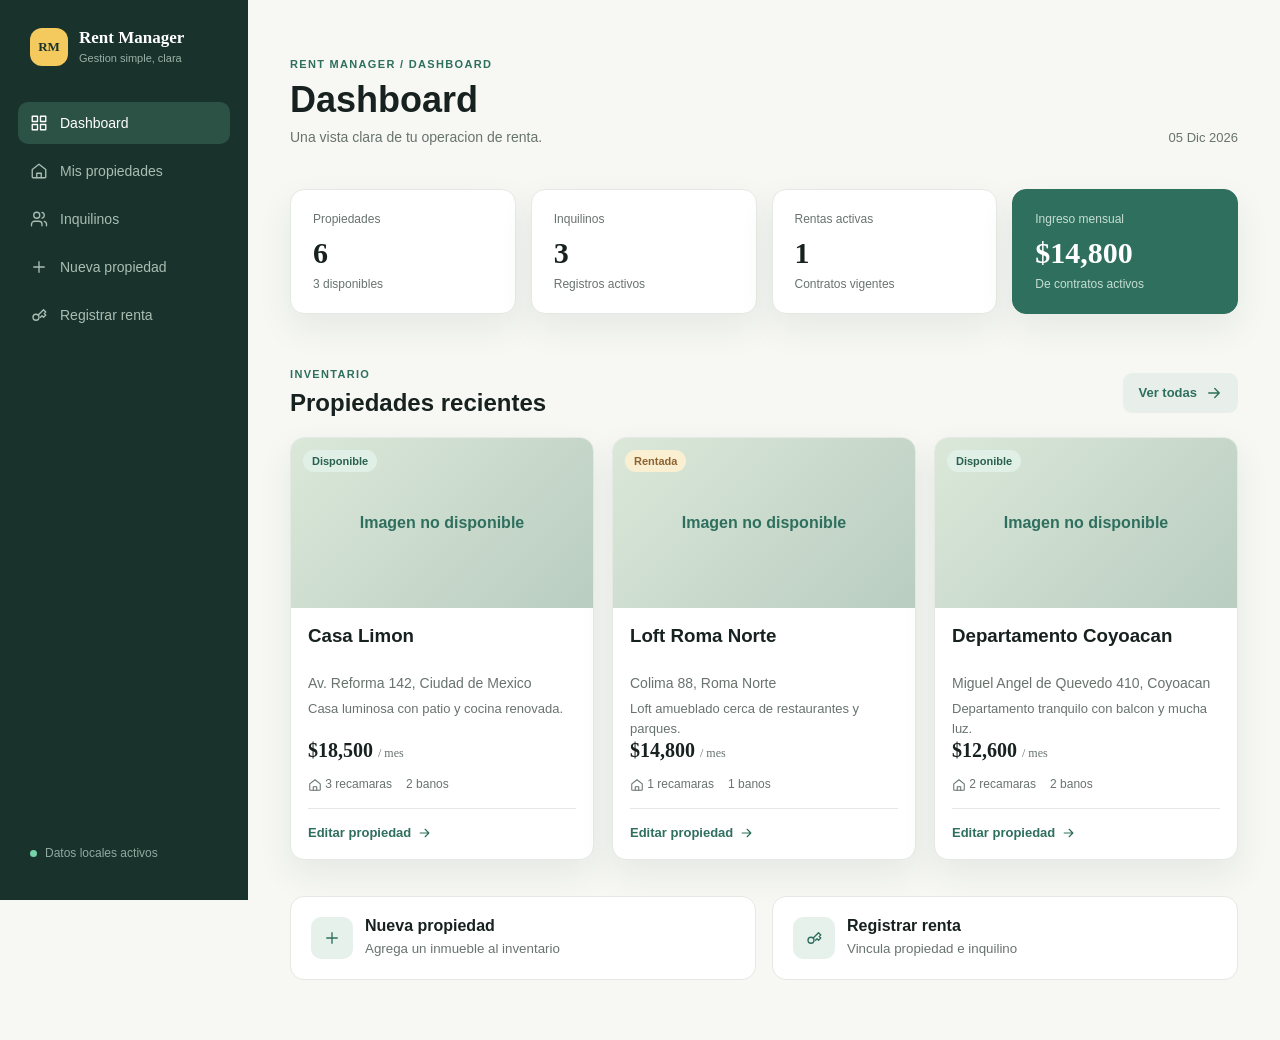
<file: app/index.html>
<!doctype html><html lang="es"><head><meta charset="utf-8"><meta name="viewport" content="width=device-width, initial-scale=1"><title>Rent Manager | Dashboard</title><link rel="stylesheet" href="css/styles.css"></head><body data-shell data-page="dashboard"><script src="js/storage.js"></script><script src="js/ui.js"></script><script src="js/properties.js"></script><script src="js/tenants.js"></script><script src="js/rentals.js"></script><script src="js/app.js"></script></body></html>
</file>
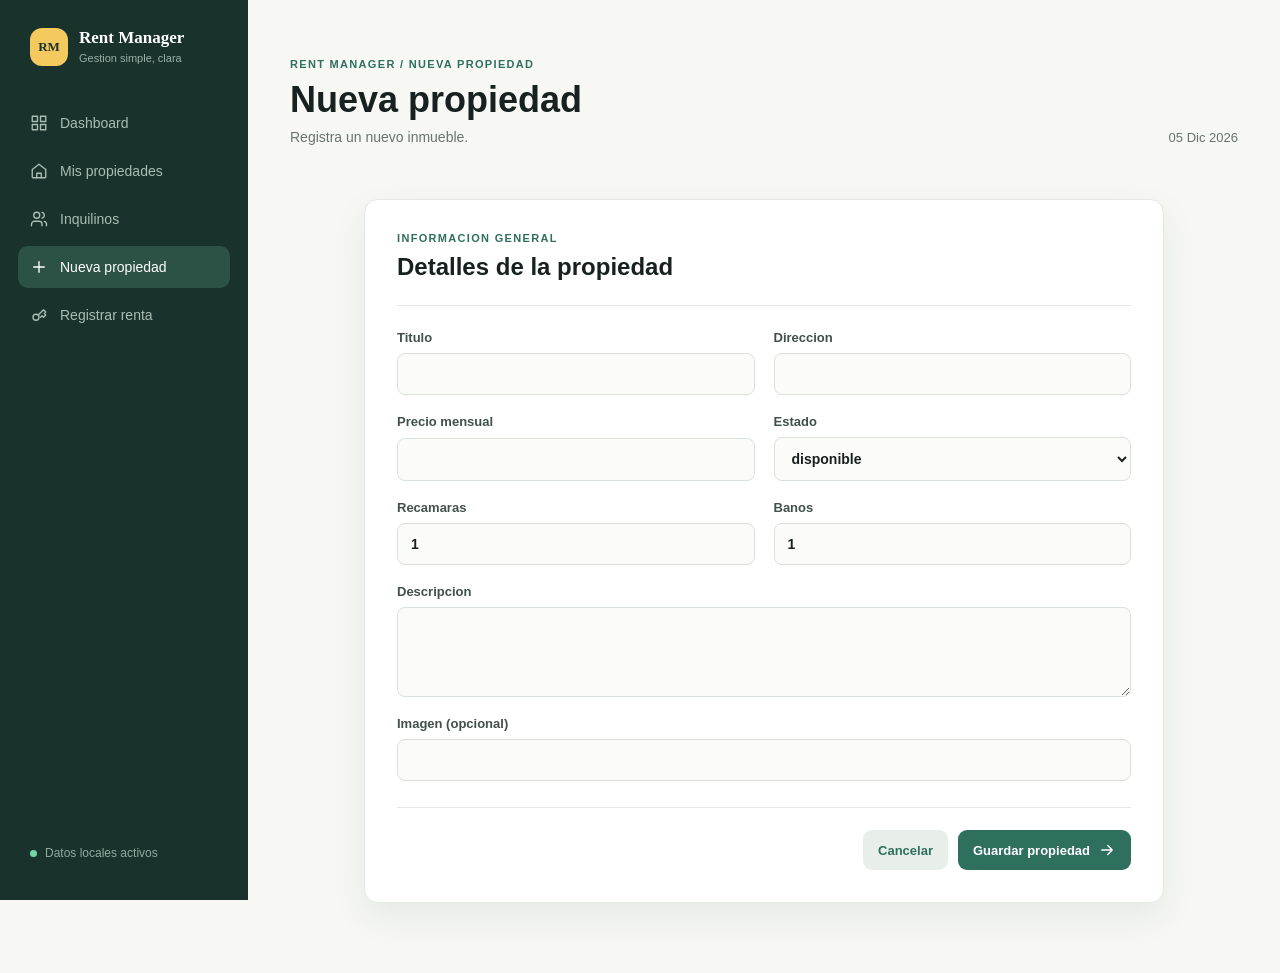
<file: app/pages/add-property.html>
<!doctype html><html lang="es"><head><meta charset="utf-8"><meta name="viewport" content="width=device-width, initial-scale=1"><title>Rent Manager | Nueva propiedad</title><link rel="stylesheet" href="../css/styles.css"></head><body data-shell data-page="add-property"><script src="../js/storage.js"></script><script src="../js/ui.js"></script><script src="../js/properties.js"></script><script src="../js/tenants.js"></script><script src="../js/rentals.js"></script><script src="../js/app.js"></script></body></html>
</file>
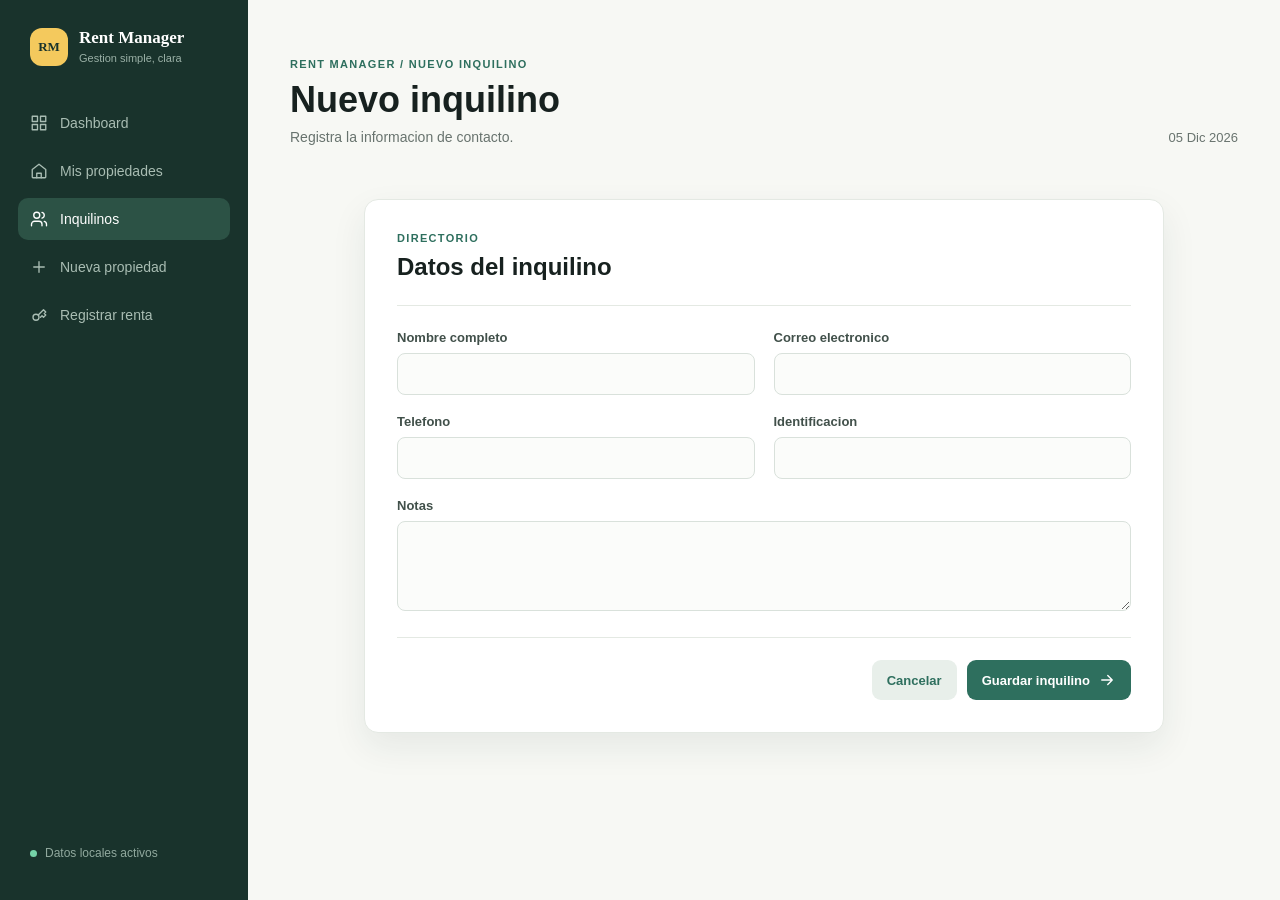
<file: app/pages/add-tenant.html>
<!doctype html><html lang="es"><head><meta charset="utf-8"><meta name="viewport" content="width=device-width, initial-scale=1"><title>Rent Manager | Nuevo inquilino</title><link rel="stylesheet" href="../css/styles.css"></head><body data-shell data-page="add-tenant"><script src="../js/storage.js"></script><script src="../js/ui.js"></script><script src="../js/properties.js"></script><script src="../js/tenants.js"></script><script src="../js/rentals.js"></script><script src="../js/app.js"></script></body></html>
</file>
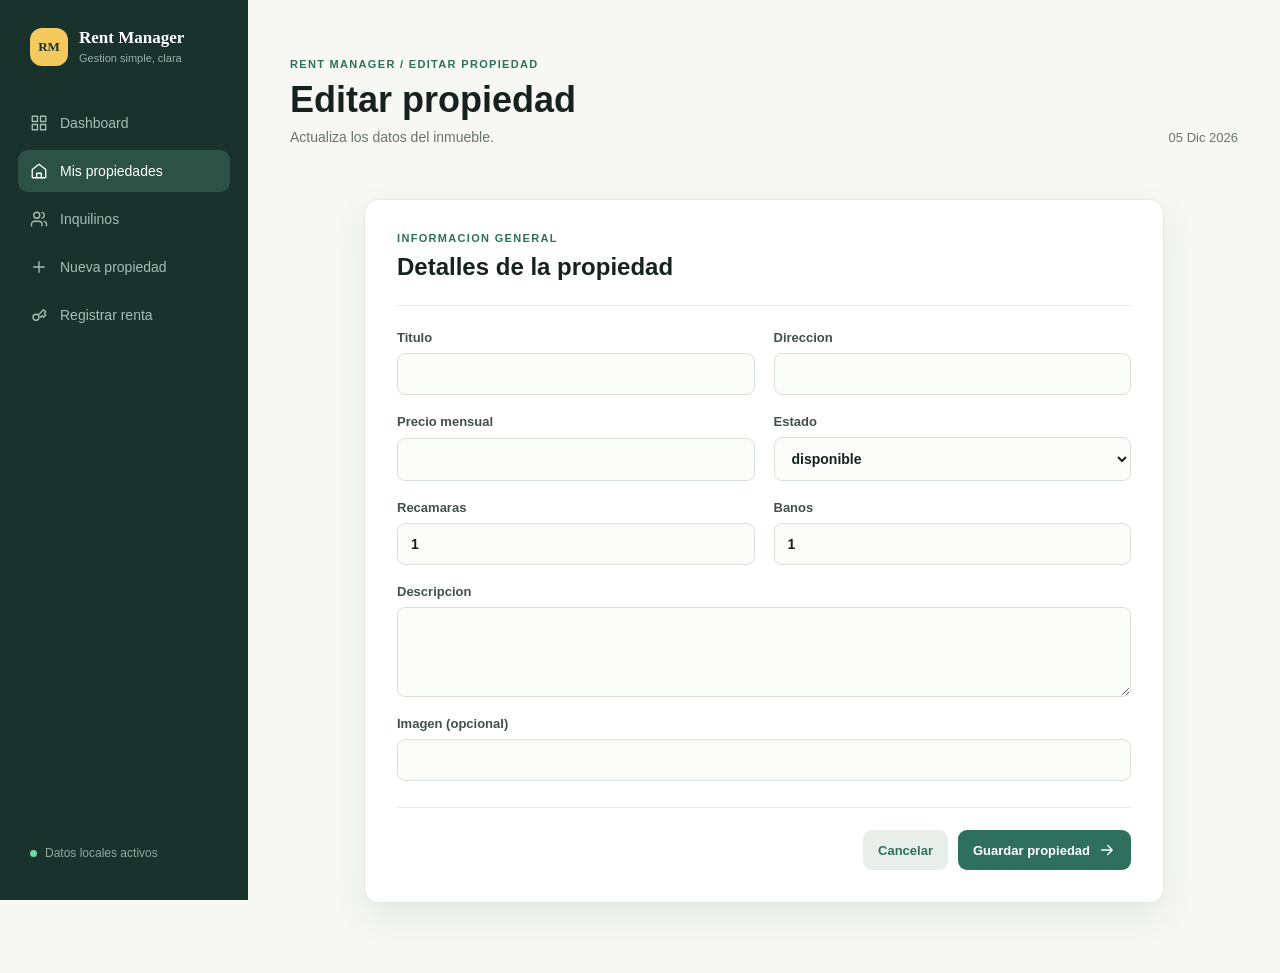
<file: app/pages/edit-property.html>
<!doctype html><html lang="es"><head><meta charset="utf-8"><meta name="viewport" content="width=device-width, initial-scale=1"><title>Rent Manager | Editar propiedad</title><link rel="stylesheet" href="../css/styles.css"></head><body data-shell data-page="edit-property"><script src="../js/storage.js"></script><script src="../js/ui.js"></script><script src="../js/properties.js"></script><script src="../js/tenants.js"></script><script src="../js/rentals.js"></script><script src="../js/app.js"></script></body></html>
</file>
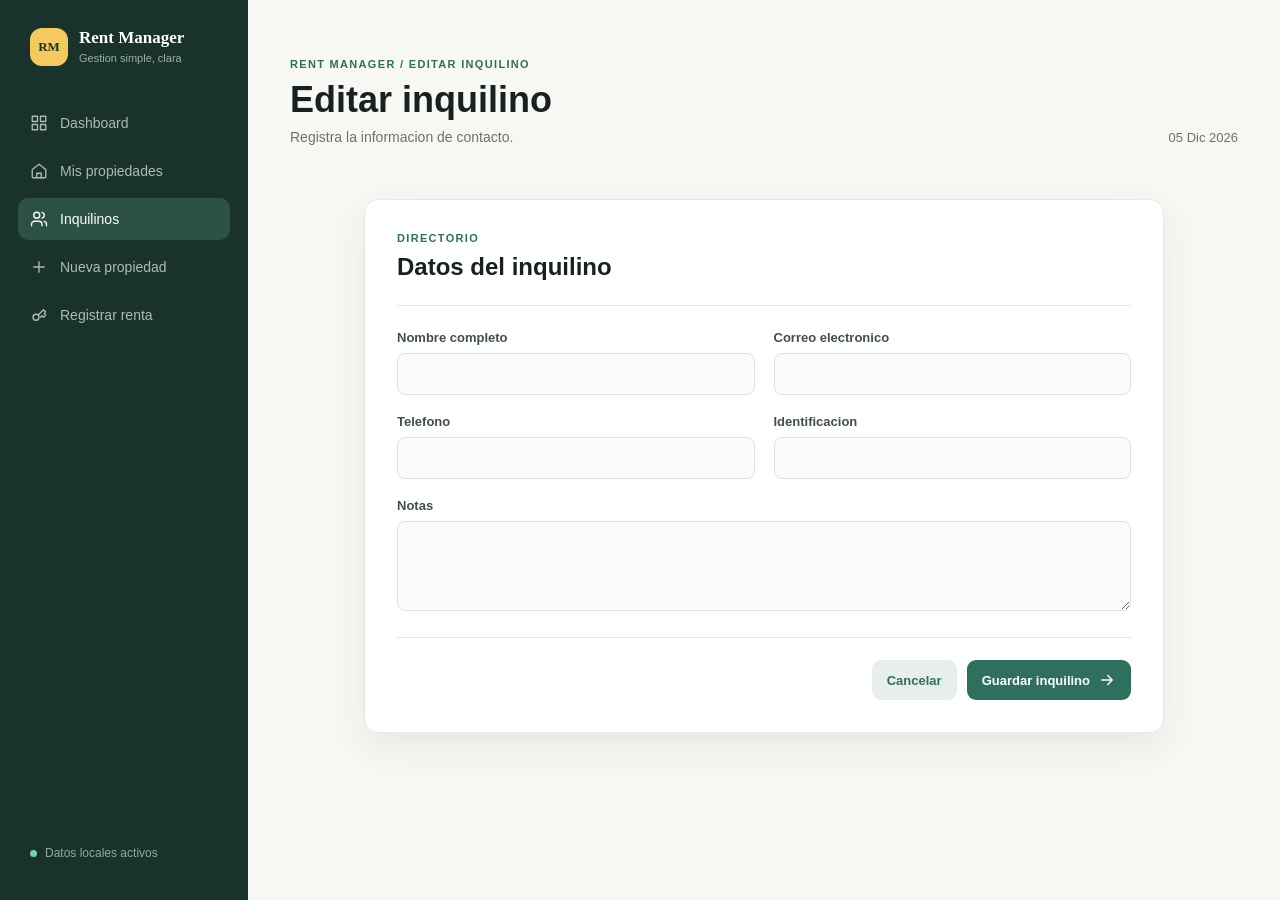
<file: app/pages/edit-tenant.html>
<!doctype html><html lang="es"><head><meta charset="utf-8"><meta name="viewport" content="width=device-width, initial-scale=1"><title>Rent Manager | Editar inquilino</title><link rel="stylesheet" href="../css/styles.css"></head><body data-shell data-page="edit-tenant"><script src="../js/storage.js"></script><script src="../js/ui.js"></script><script src="../js/properties.js"></script><script src="../js/tenants.js"></script><script src="../js/rentals.js"></script><script src="../js/app.js"></script></body></html>
</file>
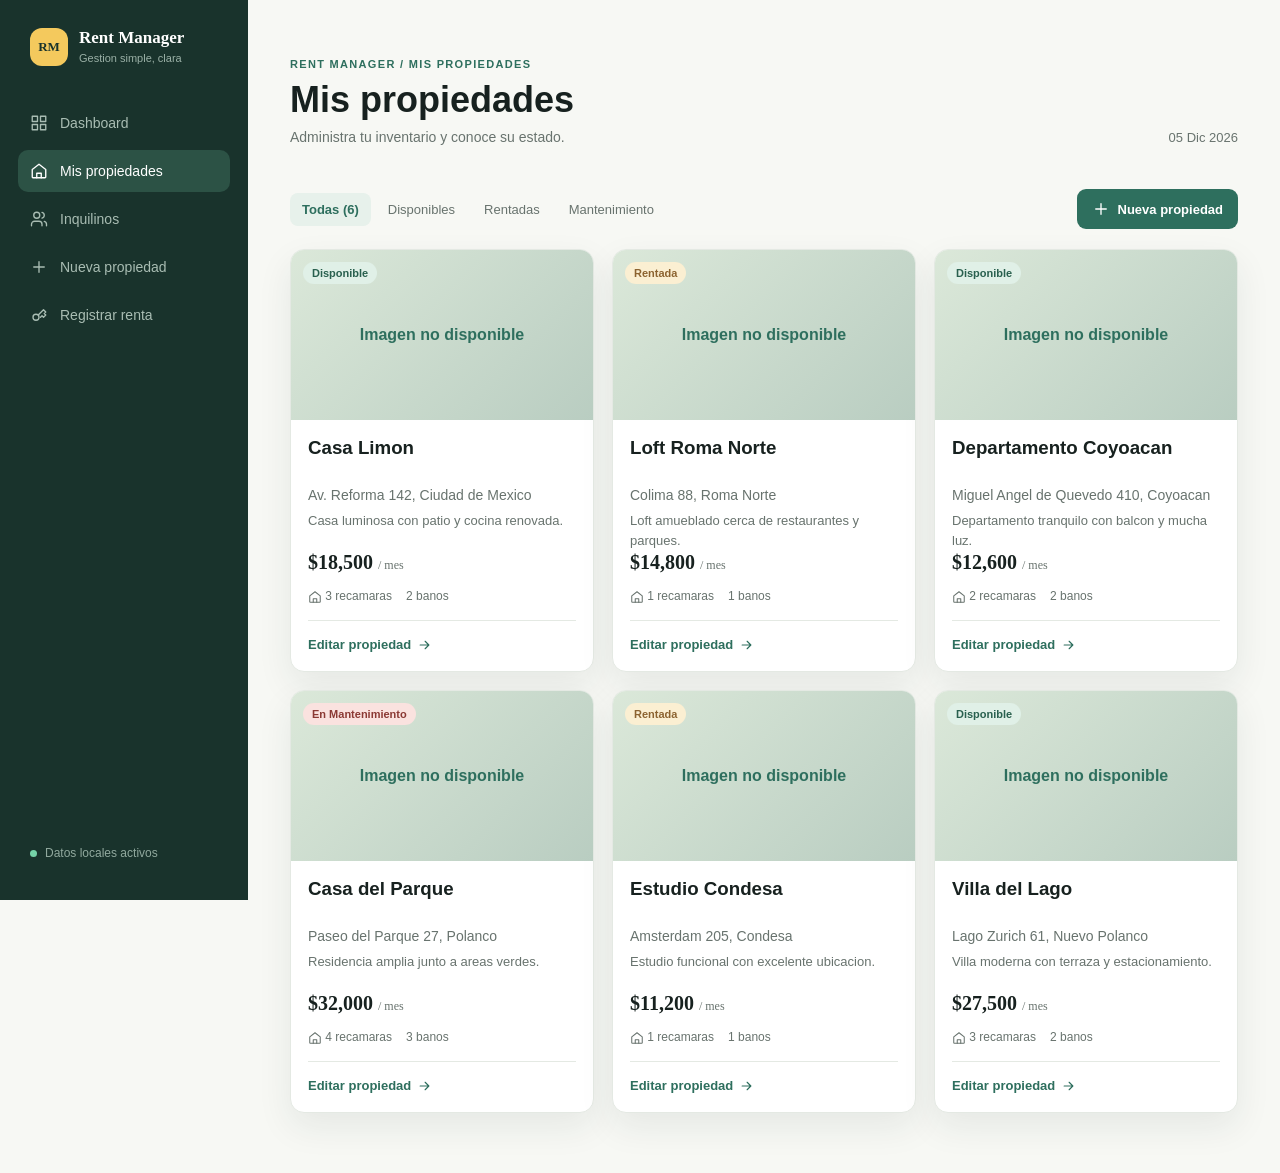
<file: app/pages/properties.html>
<!doctype html><html lang="es"><head><meta charset="utf-8"><meta name="viewport" content="width=device-width, initial-scale=1"><title>Rent Manager | Propiedades</title><link rel="stylesheet" href="../css/styles.css"></head><body data-shell data-page="properties"><script src="../js/storage.js"></script><script src="../js/ui.js"></script><script src="../js/properties.js"></script><script src="../js/tenants.js"></script><script src="../js/rentals.js"></script><script src="../js/app.js"></script></body></html>
</file>
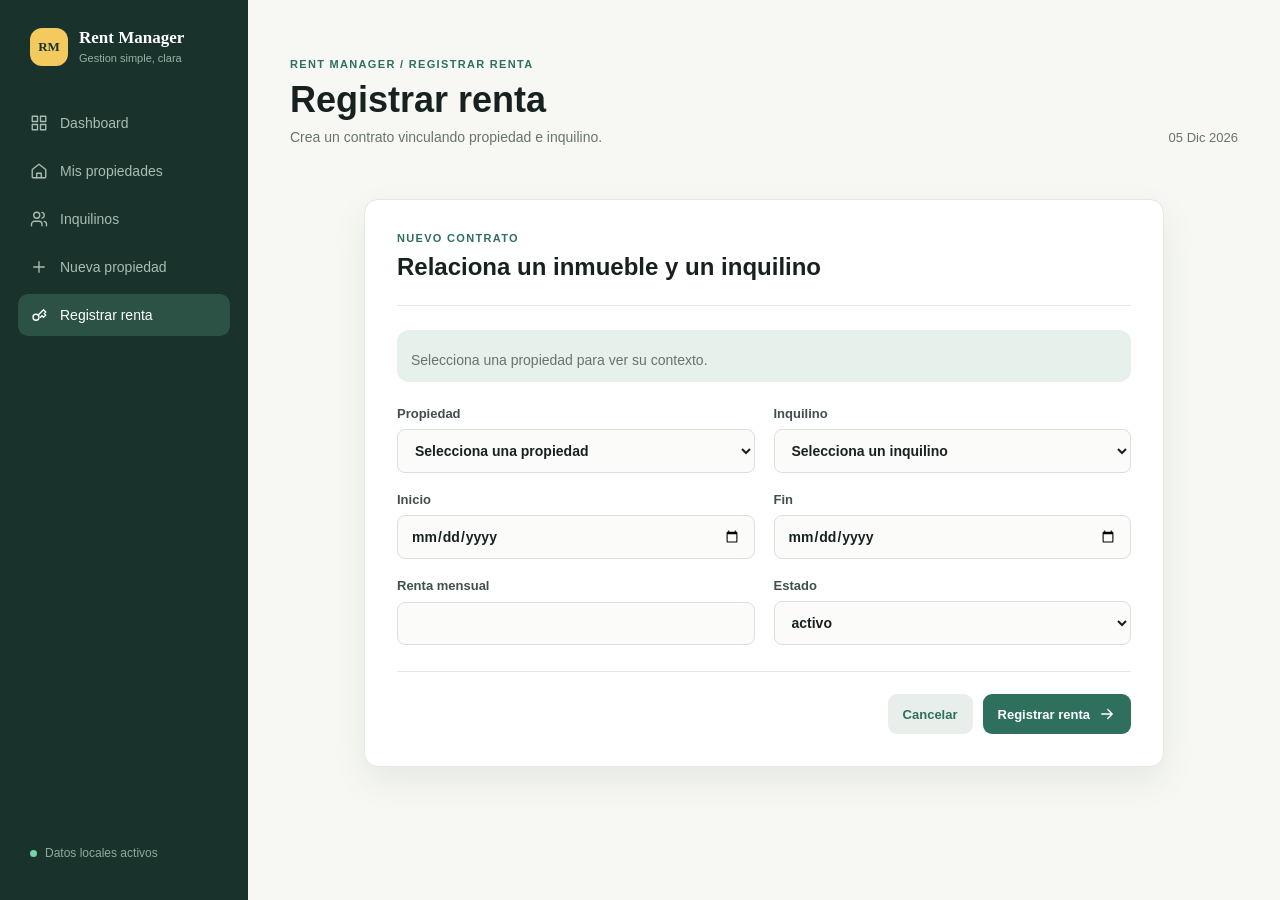
<file: app/pages/rent-property.html>
<!doctype html><html lang="es"><head><meta charset="utf-8"><meta name="viewport" content="width=device-width, initial-scale=1"><title>Rent Manager | Registrar renta</title><link rel="stylesheet" href="../css/styles.css"></head><body data-shell data-page="rent-property"><script src="../js/storage.js"></script><script src="../js/ui.js"></script><script src="../js/properties.js"></script><script src="../js/tenants.js"></script><script src="../js/rentals.js"></script><script src="../js/app.js"></script></body></html>
</file>
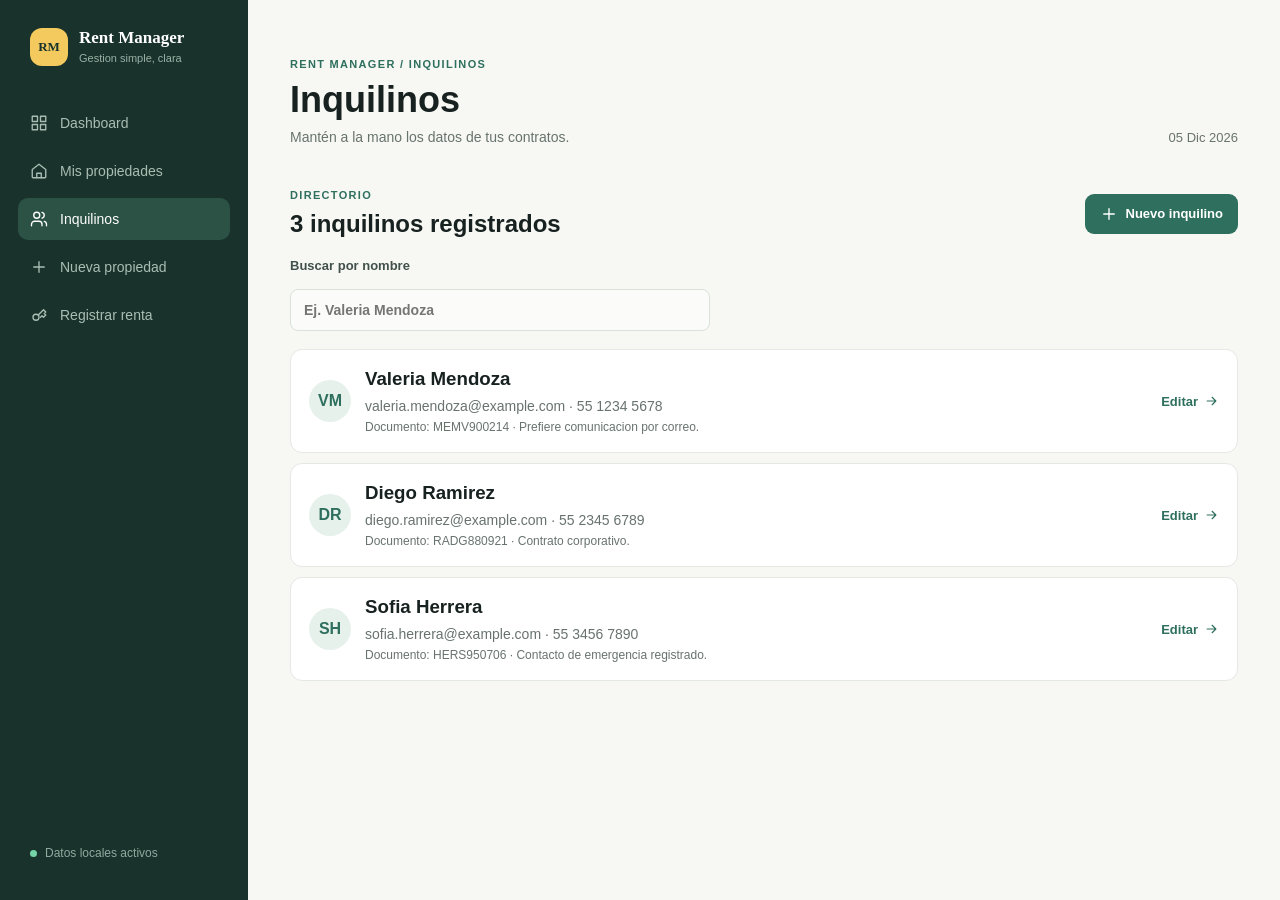
<file: app/pages/tenants.html>
<!doctype html><html lang="es"><head><meta charset="utf-8"><meta name="viewport" content="width=device-width, initial-scale=1"><title>Rent Manager | Inquilinos</title><link rel="stylesheet" href="../css/styles.css"></head><body data-shell data-page="tenants"><script src="../js/storage.js"></script><script src="../js/ui.js"></script><script src="../js/properties.js"></script><script src="../js/tenants.js"></script><script src="../js/rentals.js"></script><script src="../js/app.js"></script></body></html>
</file>
<file: app/css/styles.css>
.rental-context{display:flex;align-items:center;gap:18px;margin-bottom:24px;padding:14px;background:var(--mint);border-radius:12px}.rental-context img{width:120px;height:82px;object-fit:cover;border-radius:8px}.rental-context h3{margin-bottom:4px}.rental-context strong{display:block;margin-top:9px;color:var(--green);font-size:13px}
 .tenant-search{max-width:420px;margin:0 0 18px}.tenant-search input{margin-top:8px}.tenant-row__details{flex:1}.tenant-row__details small{display:block;margin-top:6px;color:var(--muted);font-size:12px}
 .property-card__body{min-height:245px;display:flex;flex-direction:column}.property-card__body h3{min-height:42px}.property-card__description{display:-webkit-box;-webkit-line-clamp:2;-webkit-box-orient:vertical;overflow:hidden;min-height:40px;margin:8px 0 0;color:var(--muted);font-size:13px;line-height:20px}.property-card__body .price{margin-top:auto}.empty-state{grid-column:1/-1;padding:48px 24px;text-align:center;background:var(--surface);border:1px dashed #bfd0c5;border-radius:14px}.empty-state p{margin:8px 0 20px;color:var(--muted)}
@import url('https://fonts.googleapis.com/css2?family=DM+Sans:wght@400;500;600;700&family=Space+Grotesk:wght@500;600;700&display=swap');
:root{--ink:#17211f;--muted:#68736e;--paper:#f7f8f4;--surface:#fff;--line:#e4e9e3;--green:#2e6f5e;--mint:#e7f1eb;--yellow:#f4c95d;--shadow:0 14px 35px rgba(30,54,45,.08)}*{box-sizing:border-box}body{margin:0;color:var(--ink);background:var(--paper);font-family:'DM Sans',sans-serif}a{color:inherit;text-decoration:none}button,input,select,textarea{font:inherit}button{cursor:pointer}.icon{width:18px;height:18px;display:inline-block;vertical-align:middle}.sidebar{position:fixed;inset:0 auto 0 0;width:248px;padding:28px 18px;background:#19332c;color:#dbe8e1;display:flex;flex-direction:column;z-index:2}.brand{display:flex;align-items:center;gap:11px;padding:0 12px 36px}.brand strong{display:block;color:#fff;font:600 17px 'Space Grotesk'}.brand small{color:#9bb1a7;font-size:11px}.brand__mark{display:grid;place-items:center;width:38px;height:38px;border-radius:12px;color:#19332c;background:var(--yellow);font:700 13px 'Space Grotesk'}.sidebar__nav{display:grid;gap:6px}.nav-link{display:flex;gap:12px;align-items:center;padding:12px;border-radius:10px;color:#a9bdb3;font-size:14px}.nav-link:hover,.nav-link--active{background:#2c5245;color:#fff}.sidebar__footer{margin-top:auto;display:flex;gap:8px;align-items:center;color:#91a99e;font-size:12px;padding:12px}.status-dot{width:7px;height:7px;background:#75d3a8;border-radius:50%}.main{margin-left:248px;min-height:100vh}.page-header{max-width:1180px;margin:auto;padding:58px 42px 24px;display:flex;justify-content:space-between;align-items:flex-end}.eyebrow{margin:0 0 9px;color:var(--green);text-transform:uppercase;letter-spacing:.12em;font-size:11px;font-weight:700}h1,h2,h3{margin:0;font-family:'Space Grotesk',sans-serif}h1{font-size:36px}.page-subtitle,.muted{margin:8px 0 0;color:var(--muted);font-size:14px}.header__date{color:var(--muted);font-size:13px;text-transform:capitalize}.page-content{max-width:1180px;margin:auto;padding:20px 42px 60px}.flash-region{max-width:1180px;margin:auto;padding:0 42px}.alert{padding:13px 16px;border-radius:10px;font-size:14px}.alert--success{color:#236047;background:#dcf2e4}.alert--error{color:#8b3934;background:#fae2df}.metrics{display:grid;grid-template-columns:repeat(4,1fr);gap:15px;margin-bottom:54px}.metric{padding:22px;background:var(--surface);border:1px solid var(--line);border-radius:14px;box-shadow:var(--shadow)}.metric--accent{background:var(--green);color:#fff;border-color:var(--green)}.metric span,.metric small{display:block;color:var(--muted);font-size:12px}.metric--accent span,.metric--accent small{color:#c7ded2}.metric strong{display:block;margin:10px 0 7px;font:600 30px 'Space Grotesk'}.section-heading,.toolbar{display:flex;justify-content:space-between;align-items:center;gap:18px;margin-bottom:20px}.property-grid{display:grid;grid-template-columns:repeat(3,1fr);gap:18px}.property-card{overflow:hidden;border:1px solid var(--line);background:var(--surface);border-radius:14px;box-shadow:var(--shadow)}.property-card__image{position:relative;height:170px;background:linear-gradient(135deg,#dbe8d9,#b9cdc1)}.property-card__image img{width:100%;height:100%;object-fit:cover}.property-card__image--fallback:after{content:'Imagen no disponible';position:absolute;inset:0;display:grid;place-items:center;color:var(--green);font-weight:600}.property-card__status{position:absolute;top:12px;left:12px}.property-card__body{padding:17px}.price{display:block;margin:18px 0 15px;font:600 20px 'Space Grotesk'}.price small{color:var(--muted);font:400 12px 'DM Sans'}.property-card__meta{display:flex;gap:14px;color:var(--muted);font-size:12px;padding-bottom:16px;border-bottom:1px solid var(--line)}.property-card__meta .icon{width:14px;height:14px}.text-link{display:flex;align-items:center;gap:6px;color:var(--green);font-size:13px;font-weight:700;margin-top:15px}.text-link .icon{width:15px}.badge{display:inline-block;padding:5px 9px;border-radius:99px;color:#29604e;background:#e0f0e7;font-size:11px;font-weight:700;text-transform:capitalize}.badge--rentada{color:#8c6330;background:#fbefd2}.badge--en-mantenimiento{color:#8b3934;background:#fae2df}.button{display:inline-flex;align-items:center;justify-content:center;gap:8px;min-height:40px;padding:0 15px;border:0;border-radius:9px;font-size:13px;font-weight:700}.button--primary{color:#fff;background:var(--green)}.button--secondary{color:var(--green);background:#e8efea}.quick-actions{display:grid;grid-template-columns:repeat(2,1fr);gap:16px;margin-top:36px}.quick-actions a{padding:20px;display:grid;grid-template-columns:42px 1fr;column-gap:12px;border:1px solid var(--line);border-radius:14px;background:#fff}.quick-actions a>span{grid-row:span 2;display:grid;place-items:center;width:42px;height:42px;color:var(--green);background:var(--mint);border-radius:10px}.quick-actions small{color:var(--muted);margin-top:4px}.filter-tabs{display:flex;gap:5px}.filter-tab{border:0;padding:9px 12px;color:var(--muted);background:transparent;border-radius:8px;font-size:13px}.filter-tab--active{color:var(--green);background:var(--mint);font-weight:700}.form-card{max-width:800px;margin:10px auto;padding:32px;background:var(--surface);border:1px solid var(--line);border-radius:14px;box-shadow:var(--shadow)}.form-card__intro{padding-bottom:24px;border-bottom:1px solid var(--line);margin-bottom:24px}.form-grid{display:grid;grid-template-columns:1fr 1fr;gap:19px}label{display:grid;gap:8px;color:#41504a;font-size:13px;font-weight:600}input,select,textarea{width:100%;padding:12px 13px;color:var(--ink);background:#fbfcfa;border:1px solid #d9e1db;border-radius:8px;outline:none;font-size:14px}input:focus,select:focus,textarea:focus{border-color:var(--green);box-shadow:0 0 0 3px #e2f0e9}.field--full{grid-column:1/-1}.form-actions{display:flex;justify-content:flex-end;gap:10px;border-top:1px solid var(--line);padding-top:22px;margin-top:26px}.tenant-list{display:grid;gap:10px}.tenant-row{display:flex;align-items:center;gap:14px;padding:18px;background:#fff;border:1px solid var(--line);border-radius:12px}.tenant-row .text-link{margin:0 0 0 auto}.tenant-avatar{display:grid;place-items:center;width:42px;height:42px;border-radius:50%;background:var(--mint);color:var(--green);font-weight:700}@media(max-width:850px){.sidebar{position:static;width:auto;padding:14px}.brand{padding:0 8px 15px}.sidebar__nav{grid-template-columns:repeat(4,1fr)}.nav-link{justify-content:center;padding:9px 4px;font-size:11px}.nav-link span{display:none}.sidebar__footer{display:none}.main{margin-left:0}.page-header{padding:35px 20px 20px}.page-content{padding:20px}.flash-region{padding:0 20px}.metrics{grid-template-columns:repeat(2,1fr);margin-bottom:35px}.property-grid{grid-template-columns:repeat(2,1fr)}}@media(max-width:560px){h1{font-size:29px}.header__date{display:none}.property-grid,.quick-actions{grid-template-columns:1fr}.toolbar{align-items:flex-start;flex-direction:column}.form-card{padding:20px}.form-grid{grid-template-columns:1fr}.field--full{grid-column:auto}.form-actions{flex-direction:column-reverse}.form-actions .button{width:100%}.metrics{gap:10px}.metric{padding:16px}.metric strong{font-size:25px}}
</file>
